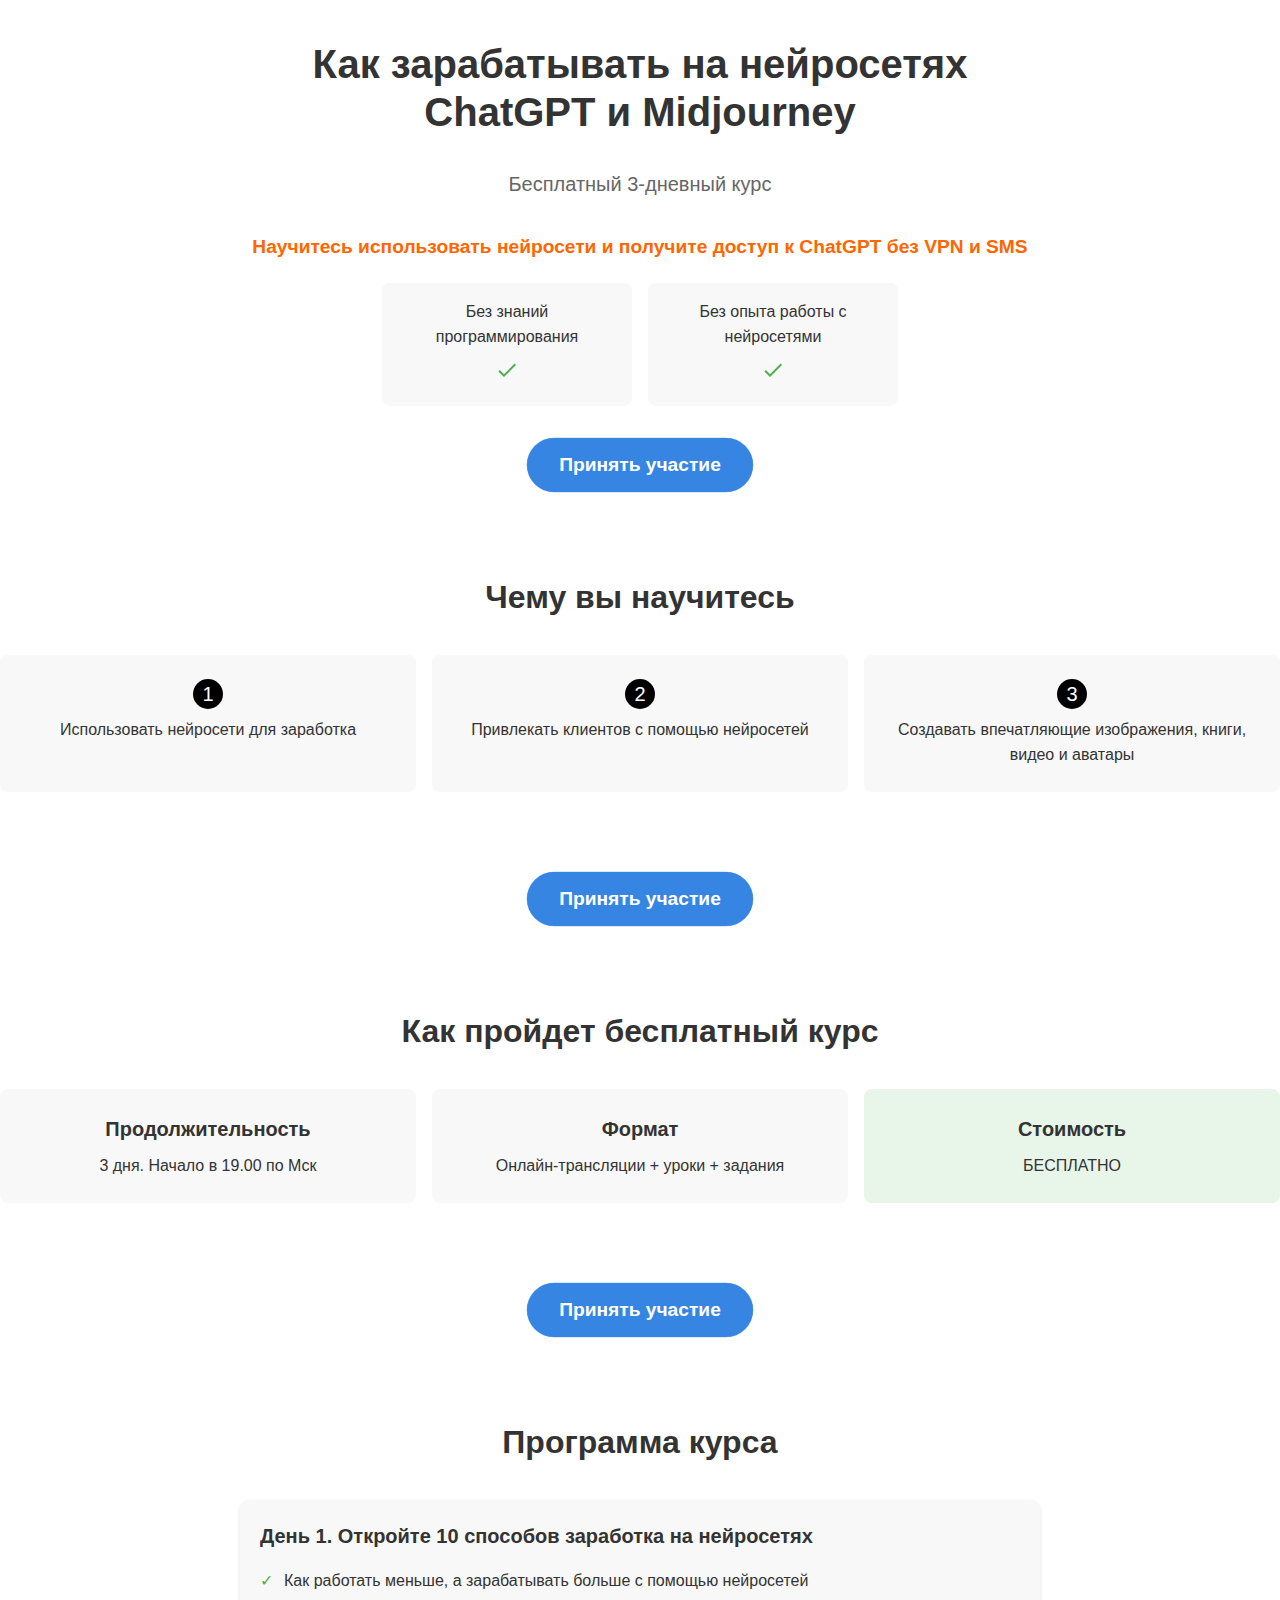
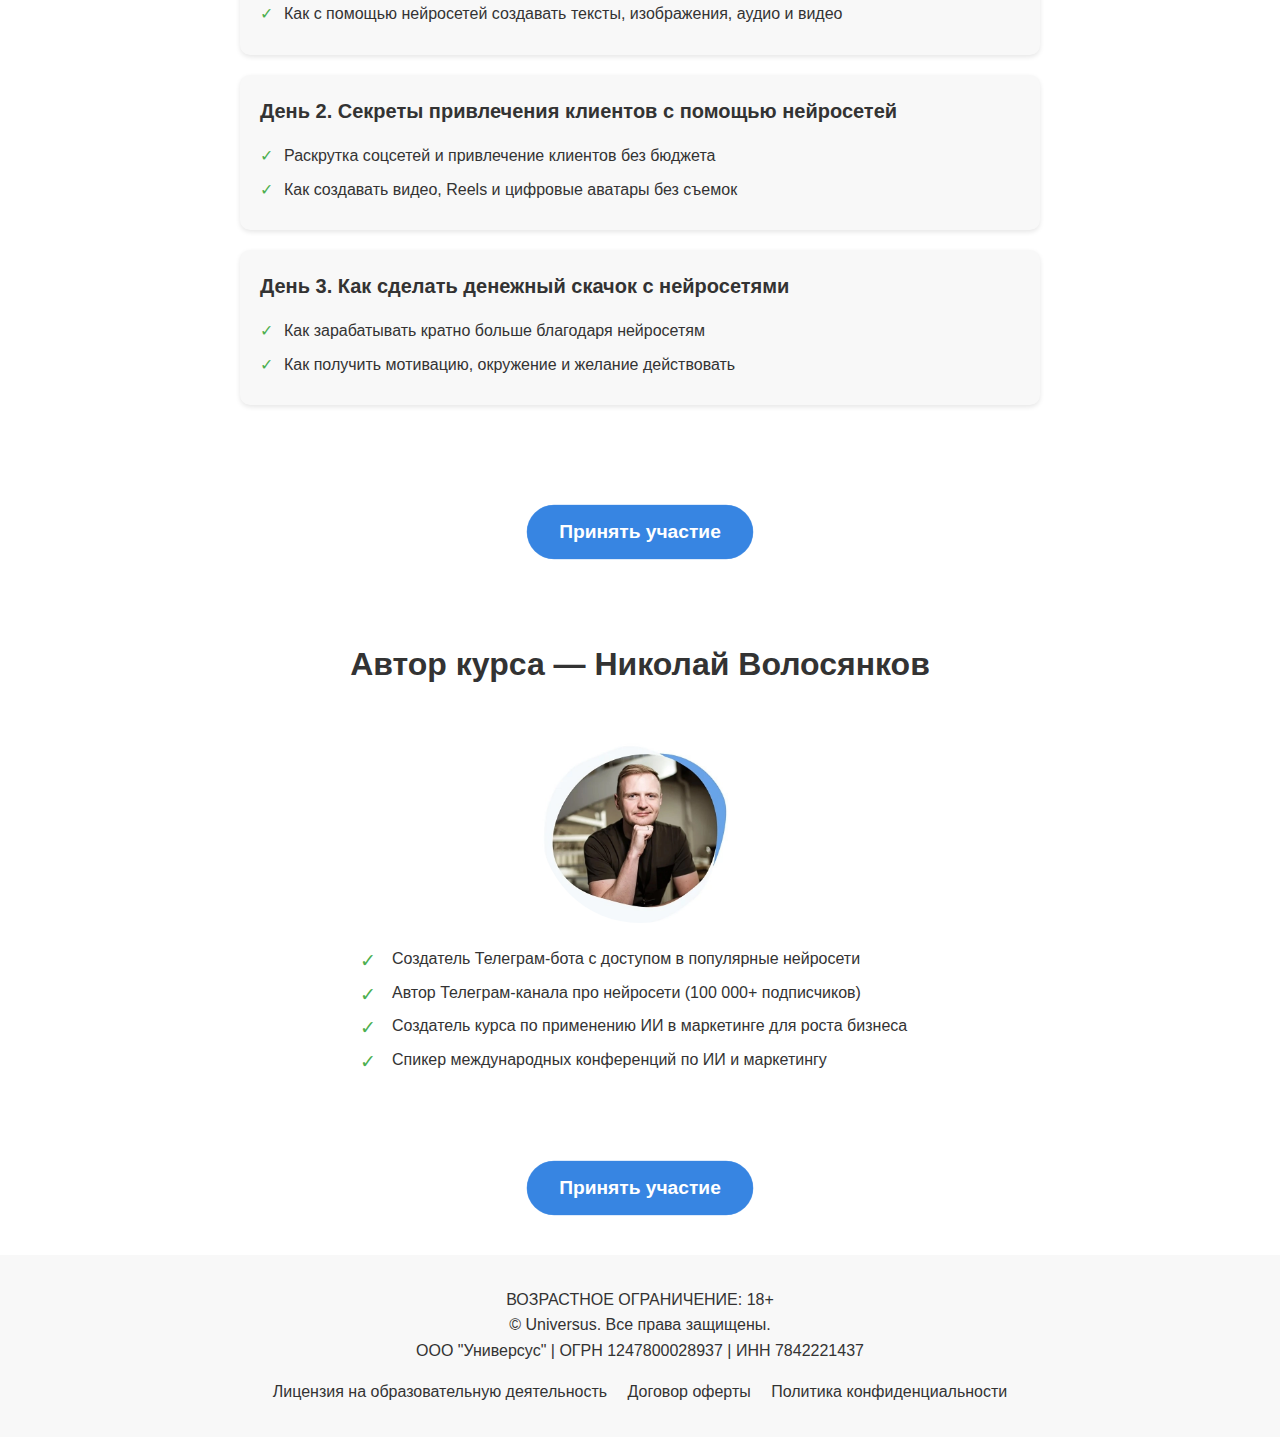
<file: index.html>
<!DOCTYPE html>
<html lang="ru">
<head>
    <meta charset="UTF-8">
    <meta name="viewport" content="width=device-width, initial-scale=1.0">
    <title>Перенаправление на Neuromarafon</title>
    <meta http-equiv="refresh" content="0; url=neuromarafon/">
</head>
<body>
    <p>Если вы не были автоматически перенаправлены, пожалуйста, перейдите <a href="neuromarafon/">по этой ссылке</a>.</p>
</body>
</html>
</file>
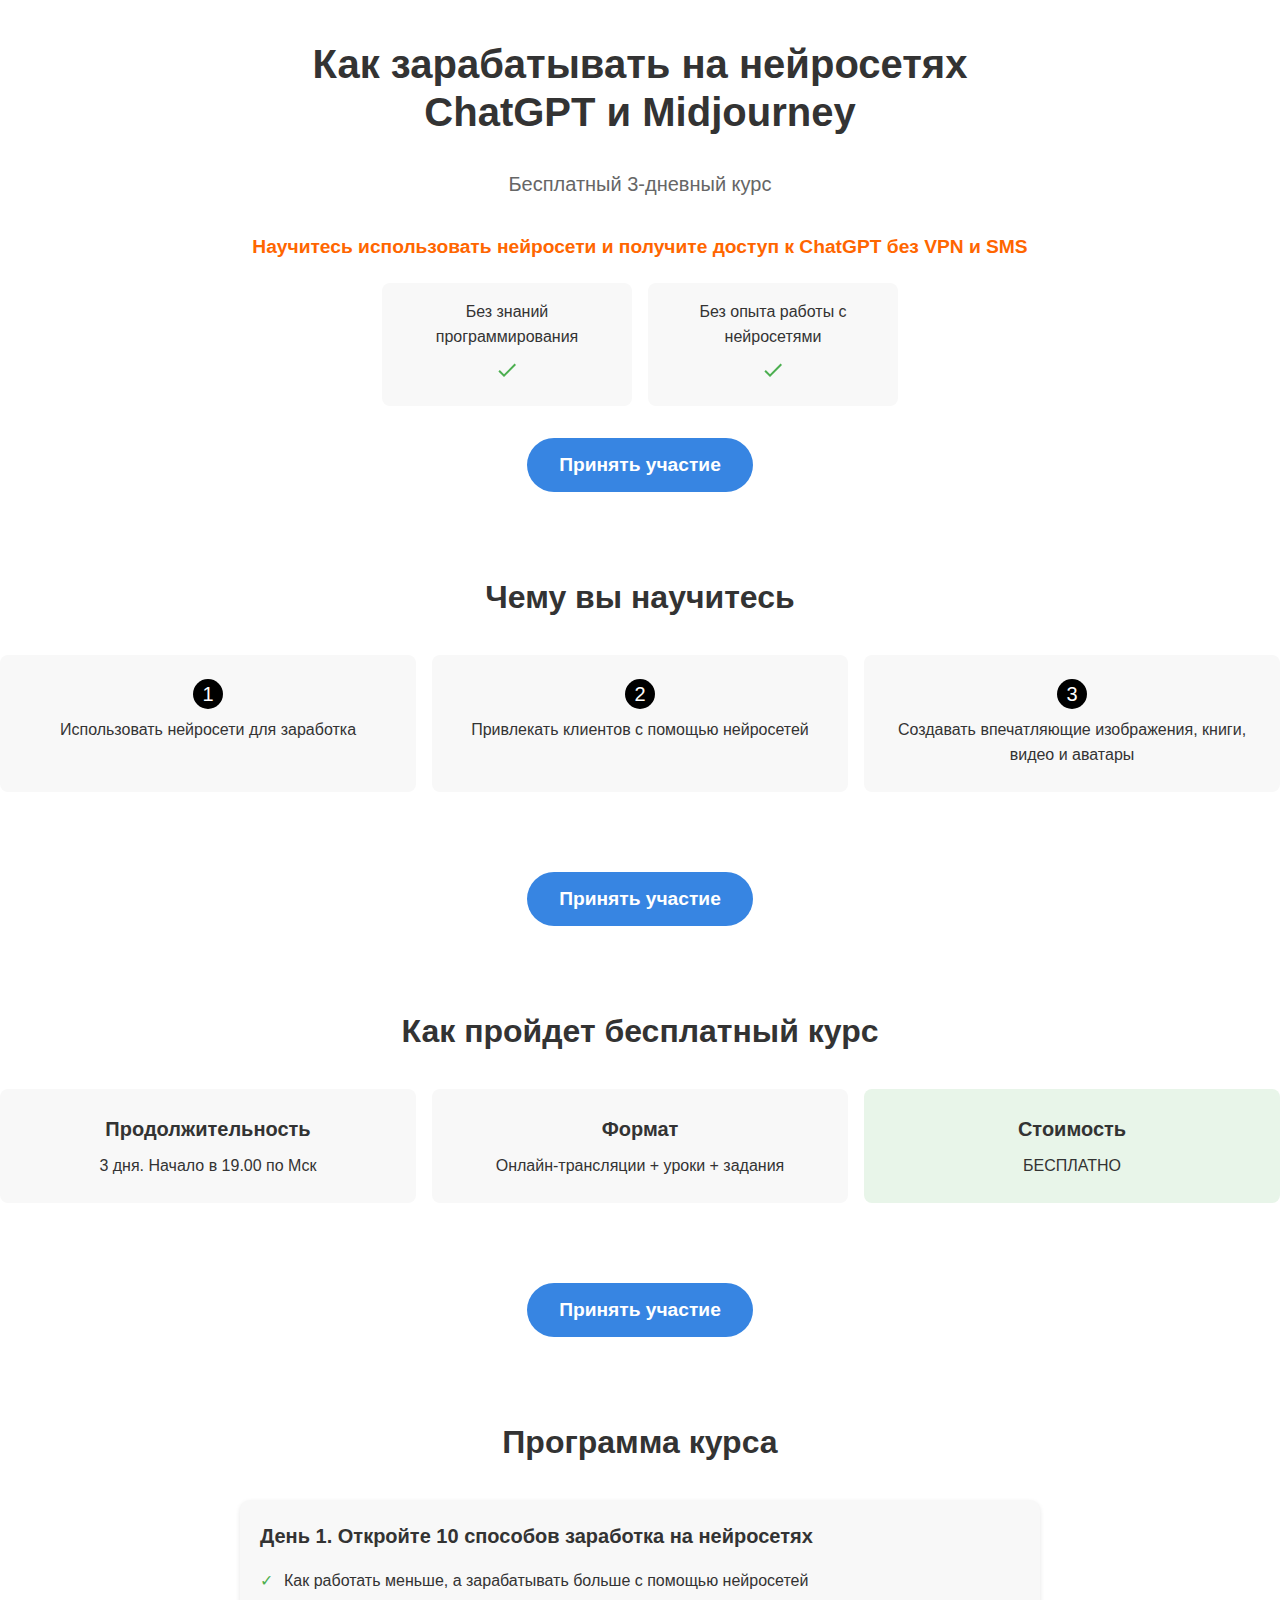
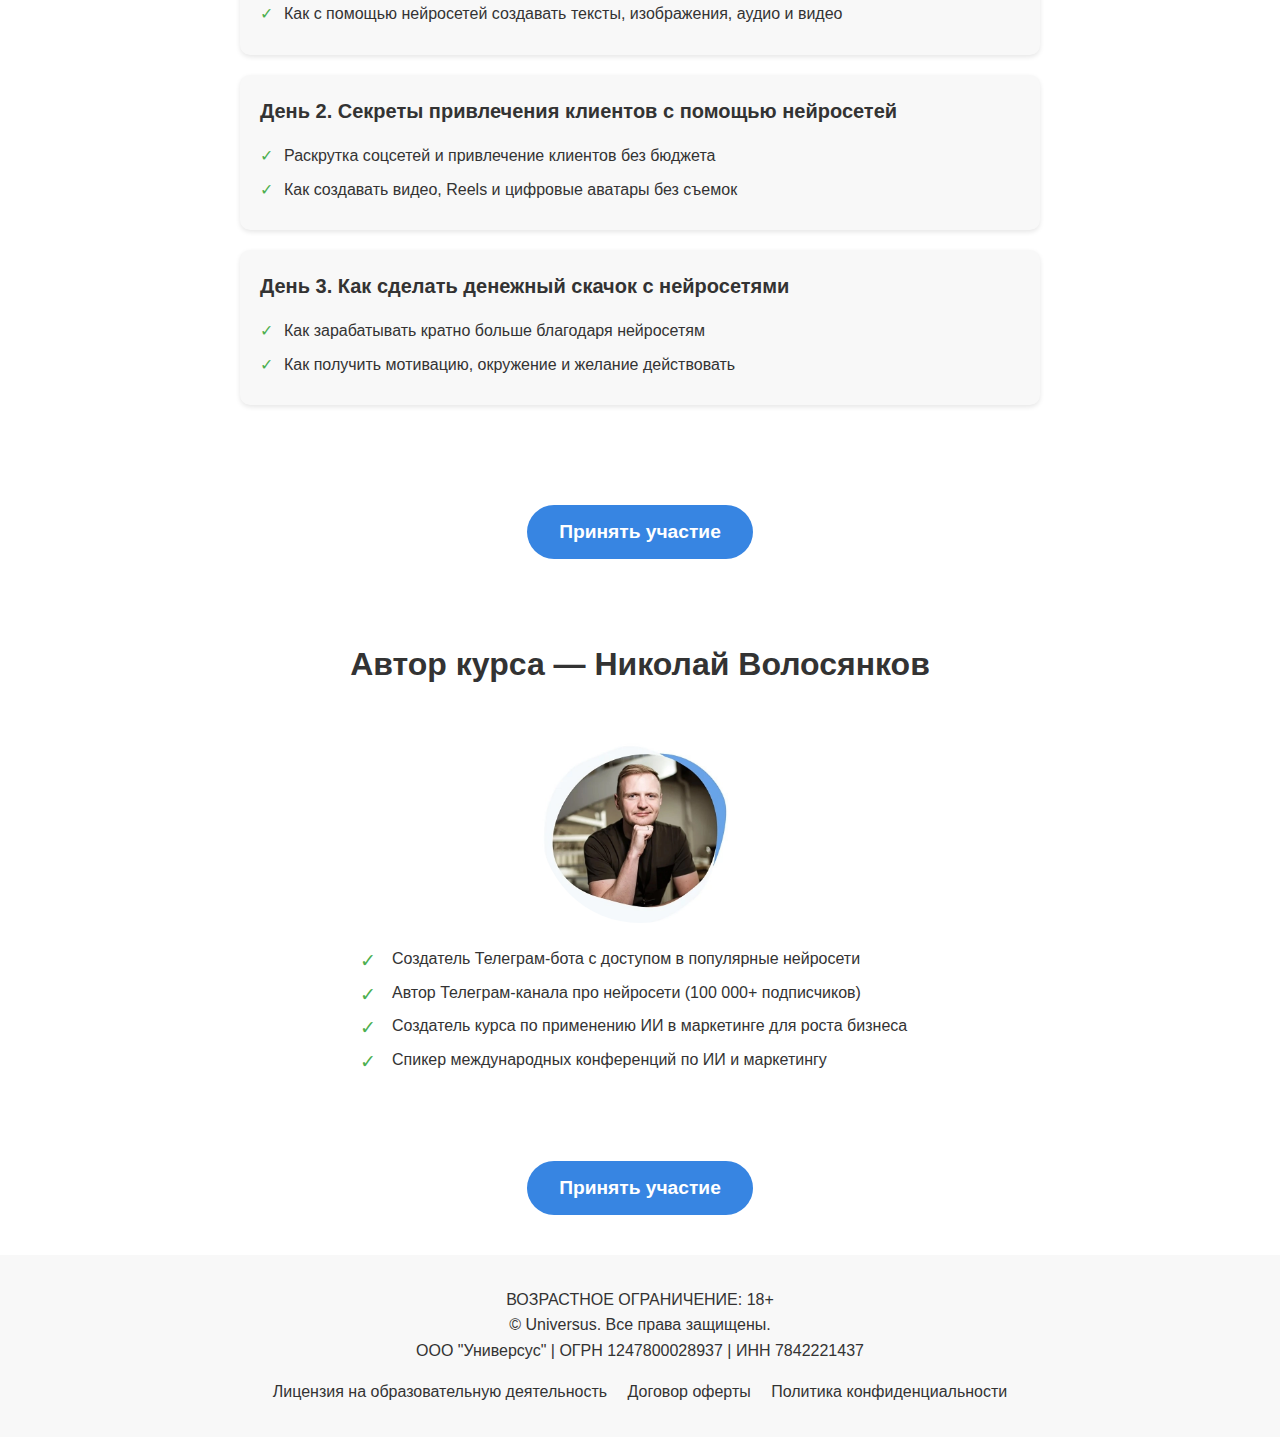
<file: neuromarafon/index.html>
<!DOCTYPE html>
<html lang="ru">
<head>
    <meta charset="UTF-8">
    <meta name="viewport" content="width=device-width, initial-scale=1.0">
    <title>Как зарабатывать на нейросетях ChatGPT и Midjourney</title>
    <link rel="stylesheet" href="css/styles.css">
    <link rel="apple-touch-icon" sizes="180x180" href="../favicon/apple-touch-icon.png">
    <link rel="icon" type="image/png" sizes="32x32" href="../favicon/favicon-32x32.png">
    <link rel="icon" type="image/png" sizes="16x16" href="../favicon/favicon-16x16.png">
    <link rel="manifest" href="../favicon/site.webmanifest">
    <link rel="mask-icon" href="../favicon/safari-pinned-tab.svg" color="#5bbad5">
</head>
<body>
    <header>
        <!-- Yandex.Metrika counter -->
        <script type="text/javascript" >
            (function(m,e,t,r,i,k,a){m[i]=m[i]||function(){(m[i].a=m[i].a||[]).push(arguments)};
            m[i].l=1*new Date();
            for (var j = 0; j < document.scripts.length; j++) {if (document.scripts[j].src === r) { return; }}
            k=e.createElement(t),a=e.getElementsByTagName(t)[0],k.async=1,k.src=r,a.parentNode.insertBefore(k,a)})
            (window, document, "script", "https://mc.yandex.ru/metrika/tag.js", "ym");
        
            ym(39316070, "init", {
                clickmap:true,
                trackLinks:true,
                accurateTrackBounce:true,
                webvisor:true
            });
        </script>
        <noscript><div><img src="https://mc.yandex.ru/watch/39316070" style="position:absolute; left:-9999px;" alt="" /></div></noscript>
        <!-- /Yandex.Metrika counter -->
    </header>

    <main>
        <section class="hero">
            <h2>Как зарабатывать на&nbsp;нейросетях<br>ChatGPT и&nbsp;Midjourney</h2>
            <p class="subtitle">Бесплатный 3-дневный курс</p>
            <p class="value-proposition">Научитесь использовать нейросети и получите доступ к ChatGPT без VPN и SMS</p>
            <div class="features">
                <div class="feature-card">
                    <p>Без знаний программирования</p>
                    <svg viewBox="0 0 24 24" class="check-icon"><path d="M9 16.17L4.83 12l-1.42 1.41L9 19 21 7l-1.41-1.41L9 16.17z"></path></svg>
                </div>
                <div class="feature-card">
                    <p>Без опыта работы с нейросетями</p>
                    <svg viewBox="0 0 24 24" class="check-icon"><path d="M9 16.17L4.83 12l-1.42 1.41L9 19 21 7l-1.41-1.41L9 16.17z"></path></svg>
                </div>
            </div>
            <button class="cta-button">Принять участие</button>
        </section>

        <section id="benefits">
            <h3>Чему вы научитесь</h3>
            <div class="benefit-cards">
                <div class="benefit-card">
                    <div class="benefit-number">1</div>
                    <p>Использовать нейросети для заработка</p>
                </div>
                <div class="benefit-card">
                    <div class="benefit-number">2</div>
                    <p>Привлекать клиентов с помощью нейросетей</p>
                </div>
                <div class="benefit-card">
                    <div class="benefit-number">3</div>
                    <p>Создавать впечатляющие изображения, книги, видео и аватары</p>
                </div>
            </div>
        </section>

        <section class="cta-section">
            <button class="cta-button">Принять участие</button>
        </section>

        <section id="about">
            <h3>Как пройдет бесплатный курс</h3>
            <div class="info-cards">
                <div class="info-card">
                    <h4>Продолжительность</h4>
                    <p>3 дня. Начало в 19.00 по Мск</p>
                </div>
                <div class="info-card">
                    <h4>Формат</h4>
                    <p>Онлайн-трансляции + уроки + задания</p>
                </div>
                <div class="info-card highlight">
                    <h4>Стоимость</h4>
                    <p>БЕСПЛАТНО</p>
                </div>
            </div>
        </section>

        <section class="cta-section">
            <button class="cta-button">Принять участие</button>
        </section>

        <section id="program">
            <h3>Программа курса</h3>
            <div class="program-days">
                <div class="program-day">
                    <h4>День 1. Откройте 10 способов заработка на нейросетях</h4>
                    <ul>
                        <li>Как работать меньше, а зарабатывать больше с помощью нейросетей</li>
                        <li>Как с помощью нейросетей создавать тексты, изображения, аудио и видео</li>
                    </ul>
                </div>
                <div class="program-day">
                    <h4>День 2. Секреты привлечения клиентов с помощью нейросетей</h4>
                    <ul>
                        <li>Раскрутка соцсетей и привлечение клиентов без бюджета</li>
                        <li>Как создавать видео, Reels и цифровые аватары без съемок</li>
                    </ul>
                </div>
                <div class="program-day">
                    <h4>День 3. Как сделать денежный скачок с нейросетями</h4>
                    <ul>
                        <li>Как зарабатывать кратно больше благодаря нейросетям</li>
                        <li>Как получить мотивацию, окружение и желание действовать</li>
                    </ul>
                </div>
            </div>
        </section>

        <section class="cta-section">
            <button class="cta-button">Принять участие</button>
        </section>

        <section id="author">
            <h3>Автор курса — Николай&nbsp;Волосянков</h3>
            <img src="images/nikolay-volosyankov.webp" alt="Николай Волосянков" class="author-image" loading="lazy">
            <ul class="author-achievements">
                <li>Создатель Телеграм-бота с доступом в популярные нейросети</li>
                <li>Автор Телеграм-канала про нейросети (100 000+ подписчиков)</li>
                <li>Создатель курса по применению ИИ в маркетинге для роста бизнеса</li>
                <li>Спикер международных конференций по ИИ и маркетингу</li>
            </ul>
        </section>

        <section class="cta-section">
            <button class="cta-button">Принять участие</button>
            
        </section>
        
    </main>

    <footer>
        <div class="container">
            <p>ВОЗРАСТНОЕ ОГРАНИЧЕНИЕ: 18+</p>
            <p>&copy; Universus. Все права защищены.</p>
            <p>ООО "Универсус" | ОГРН 1247800028937 | ИНН 7842221437</p>
            <div class="footer-links">
                <a href="https://universuspro.ru/accreditation" target="_blank" rel="noreferrer noopener">Лицензия на образовательную деятельность</a>
                <a href="https://universuspro.ru/offer" target="_blank" rel="noreferrer noopener">Договор оферты</a>
                <a href="https://universuspro.ru/privacy" target="_blank" rel="noreferrer noopener">Политика конфиденциальности</a>
            </div>
        </div>
    </footer>

    <div id="modal" class="modal">
        <div class="modal-content">
            <span class="close-button">&times;</span>
            <div id="form-container">
                <script id="9319bc7bf5ecdd3b20c58eb721ca619d44106f9a" src="https://universuspro.ru/pl/lite/widget/script?id=1004402"></script>
            </div>
        </div>
    </div>

    <script src="js/script.js" defer></script>
</body>
</html>
</file>
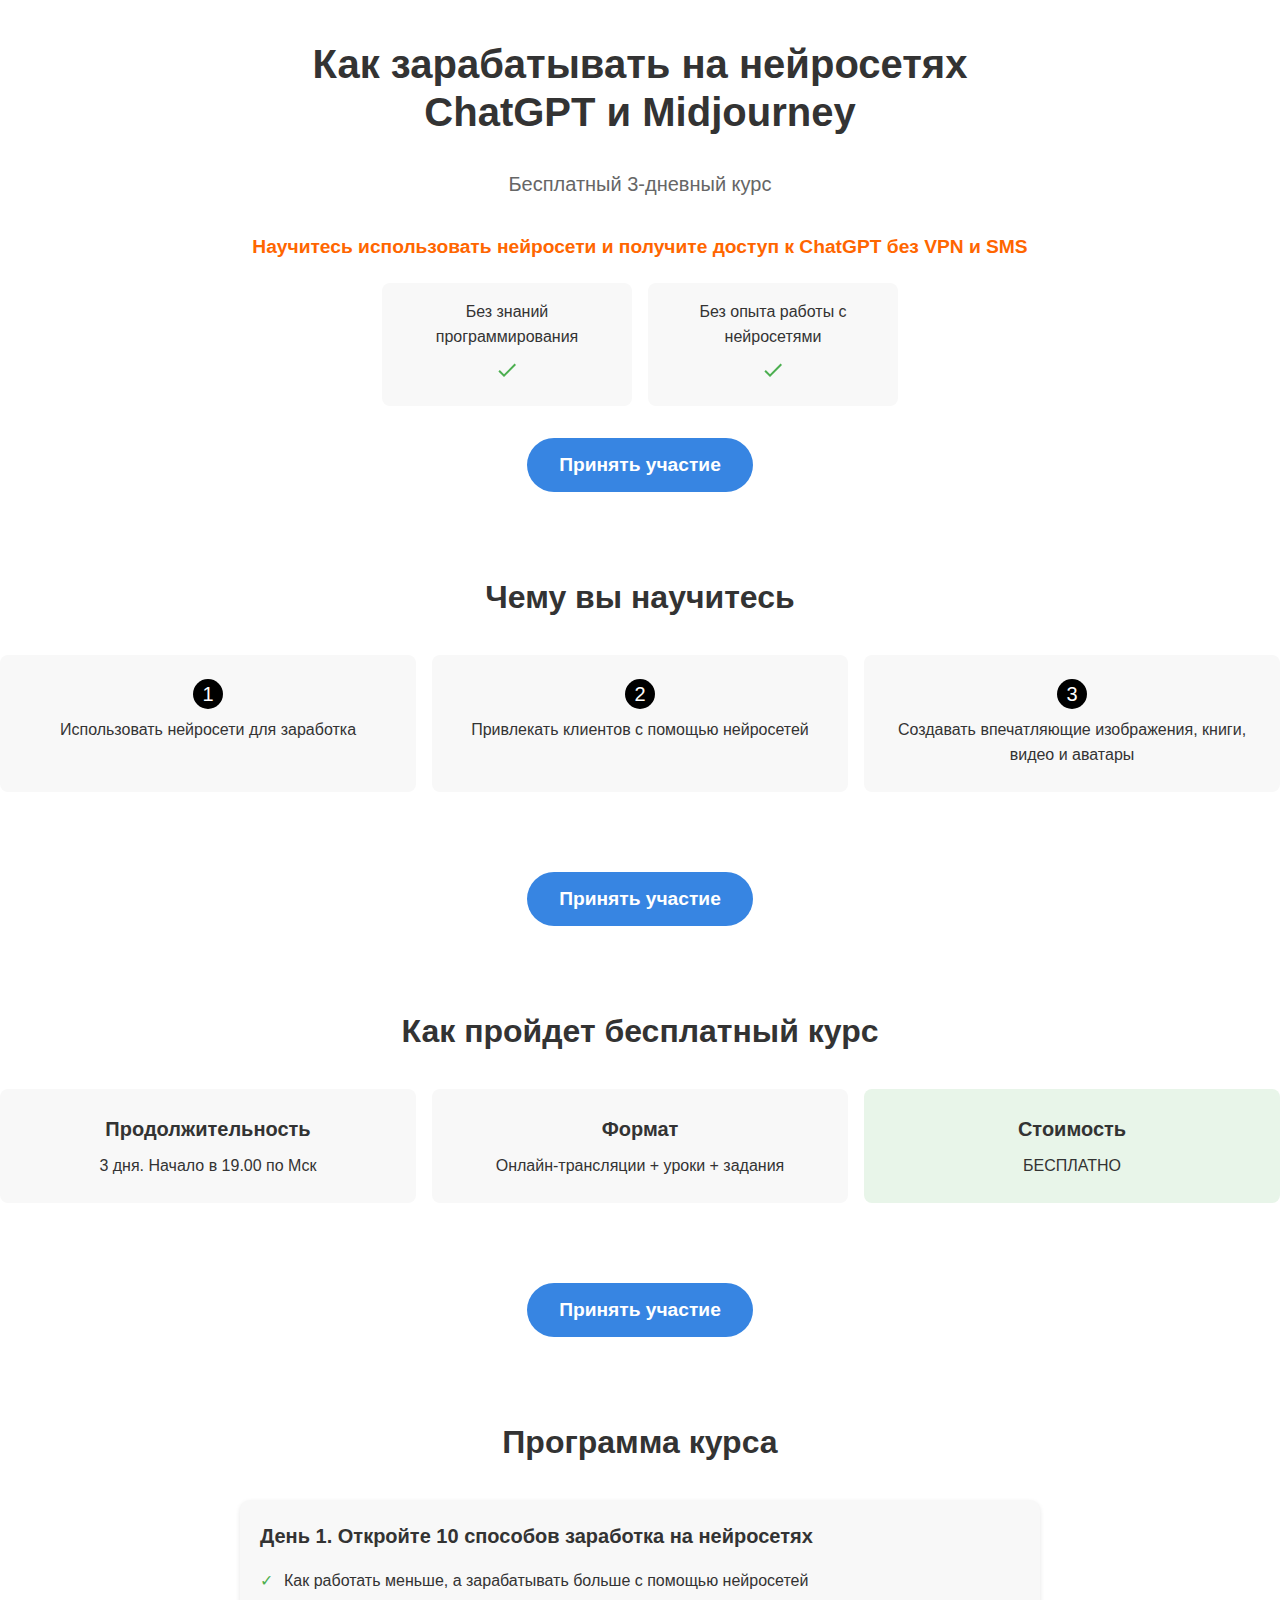
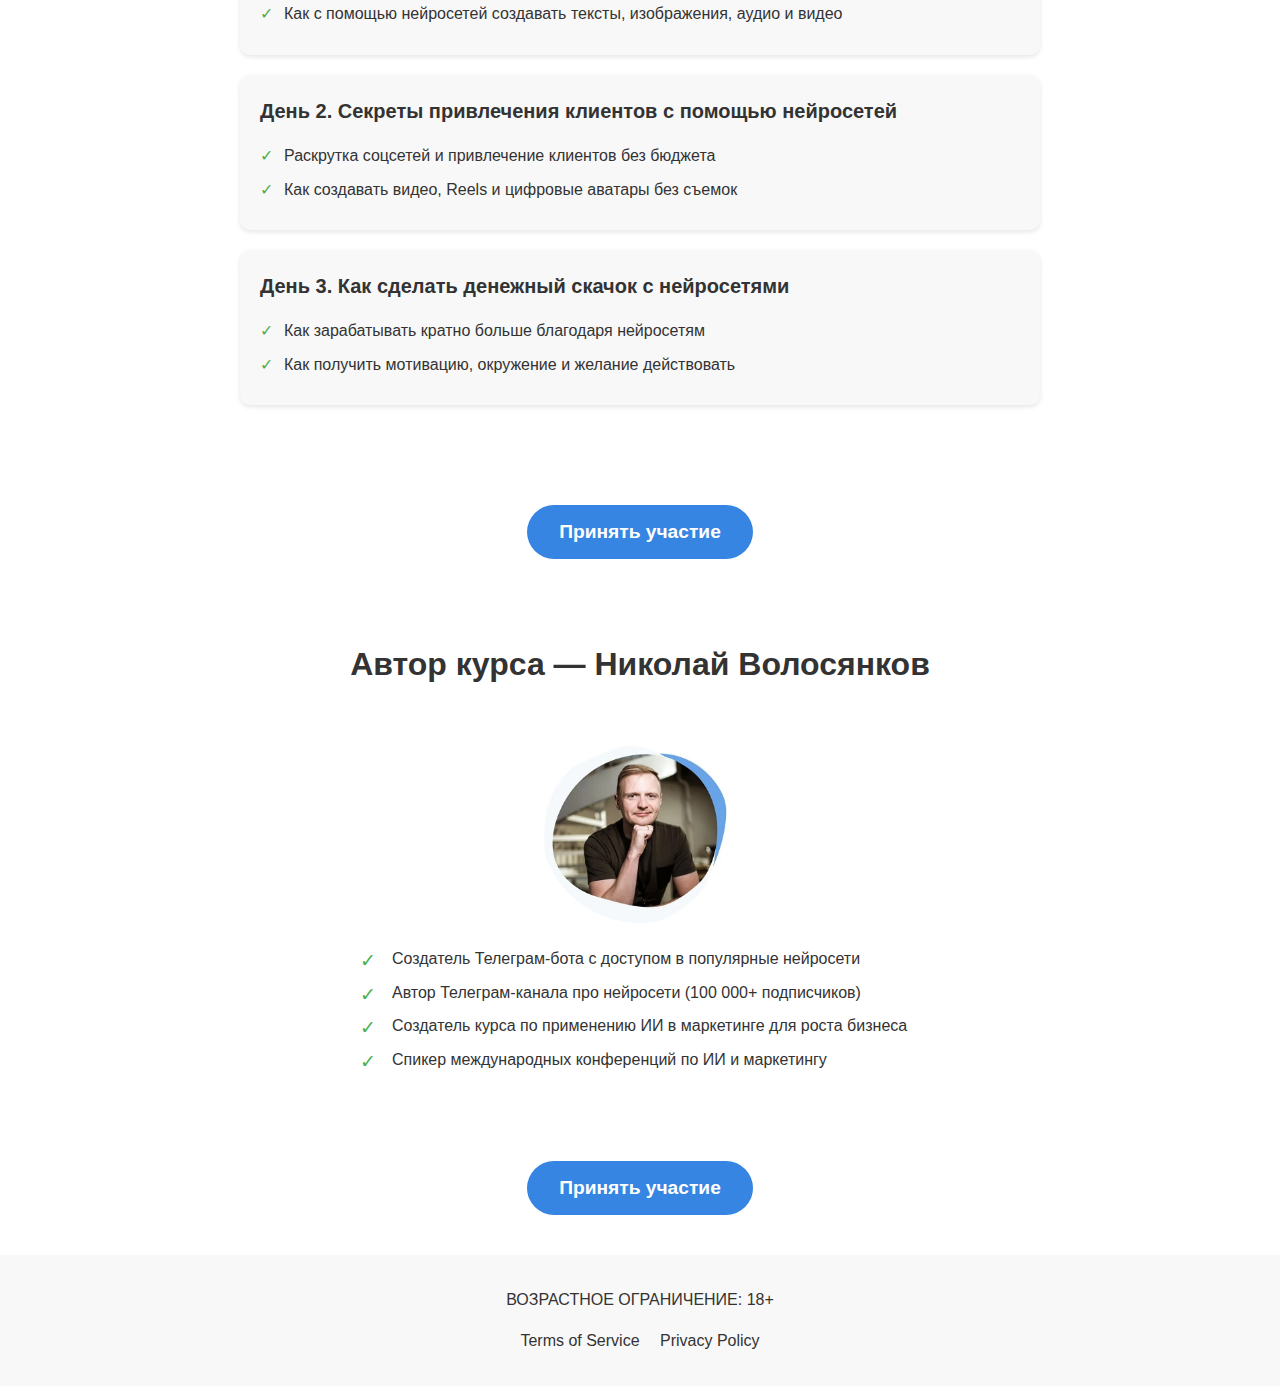
<file: neuromarafon3/index.html>
<!DOCTYPE html>
<html lang="ru">
<head>
    <meta charset="UTF-8">
    <meta name="viewport" content="width=device-width, initial-scale=1.0">
    <title>Как зарабатывать на нейросетях ChatGPT и Midjourney</title>
    <link rel="stylesheet" href="css/styles.css">
    <link rel="apple-touch-icon" sizes="180x180" href="../favicon/apple-touch-icon.png">
    <link rel="icon" type="image/png" sizes="32x32" href="../favicon/favicon-32x32.png">
    <link rel="icon" type="image/png" sizes="16x16" href="../favicon/favicon-16x16.png">
    <link rel="manifest" href="../favicon/site.webmanifest">
    <link rel="mask-icon" href="../favicon/safari-pinned-tab.svg" color="#5bbad5">

    <!-- Google Tag Manager -->
    <script>(function(w,d,s,l,i){w[l]=w[l]||[];w[l].push({'gtm.start':
        new Date().getTime(),event:'gtm.js'});var f=d.getElementsByTagName(s)[0],
        j=d.createElement(s),dl=l!='dataLayer'?'&l='+l:'';j.async=true;j.src=
        'https://www.googletagmanager.com/gtm.js?id='+i+dl;f.parentNode.insertBefore(j,f);
        })(window,document,'script','dataLayer','GTM-KBM8R9');
    </script>
    <!-- End Google Tag Manager -->
</head>
<body>
    <header>
        <!-- Google Tag Manager (noscript) -->
        <noscript><iframe src="https://www.googletagmanager.com/ns.html?id=GTM-KBM8R9" height="0" width="0" style="display:none;visibility:hidden"></iframe></noscript>
        <!-- End Google Tag Manager (noscript) -->

        <!-- Yandex.Metrika counter -->
        <script type="text/javascript" >
            (function(m,e,t,r,i,k,a){m[i]=m[i]||function(){(m[i].a=m[i].a||[]).push(arguments)};
            m[i].l=1*new Date();
            for (var j = 0; j < document.scripts.length; j++) {if (document.scripts[j].src === r) { return; }}
            k=e.createElement(t),a=e.getElementsByTagName(t)[0],k.async=1,k.src=r,a.parentNode.insertBefore(k,a)})
            (window, document, "script", "https://mc.yandex.ru/metrika/tag.js", "ym");
        
            ym(39316070, "init", {
                clickmap:true,
                trackLinks:true,
                accurateTrackBounce:true,
                webvisor:true
            });
        </script>
        <noscript><div><img src="https://mc.yandex.ru/watch/39316070" style="position:absolute; left:-9999px;" alt="" /></div></noscript>
        <!-- /Yandex.Metrika counter -->
    </header>

    <main>
        <section class="hero">
            <h2>Как зарабатывать на&nbsp;нейросетях<br>ChatGPT и&nbsp;Midjourney</h2>
            <p class="subtitle">Бесплатный 3-дневный курс</p>
            <p class="value-proposition">Научитесь использовать нейросети и получите доступ к ChatGPT без VPN и SMS</p>
            <div class="features">
                <div class="feature-card">
                    <p>Без знаний программирования</p>
                    <svg viewBox="0 0 24 24" class="check-icon"><path d="M9 16.17L4.83 12l-1.42 1.41L9 19 21 7l-1.41-1.41L9 16.17z"></path></svg>
                </div>
                <div class="feature-card">
                    <p>Без опыта работы с нейросетями</p>
                    <svg viewBox="0 0 24 24" class="check-icon"><path d="M9 16.17L4.83 12l-1.42 1.41L9 19 21 7l-1.41-1.41L9 16.17z"></path></svg>
                </div>
            </div>
            <button class="cta-button">Принять участие</button>
        </section>

        <section id="benefits">
            <h3>Чему вы научитесь</h3>
            <div class="benefit-cards">
                <div class="benefit-card">
                    <div class="benefit-number">1</div>
                    <p>Использовать нейросети для заработка</p>
                </div>
                <div class="benefit-card">
                    <div class="benefit-number">2</div>
                    <p>Привлекать клиентов с помощью нейросетей</p>
                </div>
                <div class="benefit-card">
                    <div class="benefit-number">3</div>
                    <p>Создавать впечатляющие изображения, книги, видео и аватары</p>
                </div>
            </div>
        </section>

        <section class="cta-section">
            <button class="cta-button">Принять участие</button>
        </section>

        <section id="about">
            <h3>Как пройдет бесплатный курс</h3>
            <div class="info-cards">
                <div class="info-card">
                    <h4>Продолжительность</h4>
                    <p>3 дня. Начало в 19.00 по Мск</p>
                </div>
                <div class="info-card">
                    <h4>Формат</h4>
                    <p>Онлайн-трансляции + уроки + задания</p>
                </div>
                <div class="info-card highlight">
                    <h4>Стоимость</h4>
                    <p>БЕСПЛАТНО</p>
                </div>
            </div>
        </section>

        <section class="cta-section">
            <button class="cta-button">Принять участие</button>
        </section>

        <section id="program">
            <h3>Программа курса</h3>
            <div class="program-days">
                <div class="program-day">
                    <h4>День 1. Откройте 10 способов заработка на нейросетях</h4>
                    <ul>
                        <li>Как работать меньше, а зарабатывать больше с помощью нейросетей</li>
                        <li>Как с помощью нейросетей создавать тексты, изображения, аудио и видео</li>
                    </ul>
                </div>
                <div class="program-day">
                    <h4>День 2. Секреты привлечения клиентов с помощью нейросетей</h4>
                    <ul>
                        <li>Раскрутка соцсетей и привлечение клиентов без бюджета</li>
                        <li>Как создавать видео, Reels и цифровые аватары без съемок</li>
                    </ul>
                </div>
                <div class="program-day">
                    <h4>День 3. Как сделать денежный скачок с нейросетями</h4>
                    <ul>
                        <li>Как зарабатывать кратно больше благодаря нейросетям</li>
                        <li>Как получить мотивацию, окружение и желание действовать</li>
                    </ul>
                </div>
            </div>
        </section>

        <section class="cta-section">
            <button class="cta-button">Принять участие</button>
        </section>

        <section id="author">
            <h3>Автор курса — Николай&nbsp;Волосянков</h3>
            <img src="images/nikolay-volosyankov.webp" alt="Николай Волосянков" class="author-image" loading="lazy">
            <ul class="author-achievements">
                <li>Создатель Телеграм-бота с доступом в популярные нейросети</li>
                <li>Автор Телеграм-канала про нейросети (100 000+ подписчиков)</li>
                <li>Создатель курса по применению ИИ в маркетинге для роста бизнеса</li>
                <li>Спикер международных конференций по ИИ и маркетингу</li>
            </ul>
        </section>

        <section class="cta-section">
            <button class="cta-button">Принять участие</button>
            
        </section>
        
    </main>

    <footer>
        <div class="container">
            <p>ВОЗРАСТНОЕ ОГРАНИЧЕНИЕ: 18+</p>
            <div class="footer-links">
                <a href="https://uniait.com/terms-of-service" target="_blank" rel="noreferrer noopener">Terms of Service</a>
                <a href="https://uniait.com/privacy-policy" target="_blank" rel="noreferrer noopener">Privacy Policy</a>
            </div>
        </div>
    </footer>

    <div id="modal" class="modal">
        <div class="modal-content">
            <span class="close-button">&times;</span>
            <div id="form-container">
                <script id="9319bc7bf5ecdd3b20c58eb721ca619d44106f9a" src="https://universuspro.ru/pl/lite/widget/script?id=1004402"></script>
            </div>
        </div>
    </div>

    <script src="js/script.js" defer></script>
</body>
</html>
</file>
<file: neuromarafon/css/styles.css>
* {
    margin: 0;
    padding: 0;
    box-sizing: border-box;
}

html, body {
    height: 100%;
}

body {
    font-family: -apple-system, BlinkMacSystemFont, 'Segoe UI', Roboto, Helvetica, Arial, sans-serif;
    line-height: 1.6;
    color: #333;
    display: flex;
    flex-direction: column;
    min-height: 100vh;
}

.container {
    width: 90%;
    max-width: 1200px;
    margin: 0 auto;
}

header {
    background-color: #fff;
    box-shadow: 0 2px 4px rgba(0,0,0,0.1);
    width: 100%;
    z-index: 1000;
}

header .container {
    display: flex;
    justify-content: center;
    align-items: center;
    padding: 1rem 0;
}

h1 {
    font-size: 1.5rem;
    font-weight: bold;
}

main {
    padding-top: 0;
    flex: 1;
}

section {
    padding: 2.5rem 0;
}

h2, h3 {
    text-align: center;
    margin-bottom: 2rem;
    padding: 0 15px;
}

h2 {
    font-size: 2.5rem;
    line-height: 1.2;
}

h3 {
    font-size: 2rem;
}

.subtitle {
    text-align: center;
    font-size: 1.25rem;
    color: #666;
    margin-bottom: 2rem;
}

.features {
    display: flex;
    justify-content: center;
    gap: 1rem;
    margin-bottom: 2rem;
}

.feature-card {
    background-color: #f8f8f8;
    border-radius: 8px;
    padding: 1rem;
    text-align: center;
    flex: 1;
    max-width: 250px;
}

.check-icon {
    width: 24px;
    height: 24px;
    fill: #4CAF50;
    margin-top: 0.5rem;
}

.cta-button {
    display: block;
    width: fit-content;
    margin: 0 auto;
    padding: 1rem 2rem;
    font-size: 1.2rem;
    font-weight: bold;
    color: #fff;
    background-color: rgb(55, 133, 226);
    border: none;
    border-radius: 9999px;
    cursor: pointer;
    transition: background-color 0.3s, transform 0.3s;
    animation: pulse 2s infinite;
}

.cta-button:hover {
    background-color: rgb(45, 123, 216);
    transform: scale(1.05);
}

.info-cards, .benefit-cards {
    display: grid;
    grid-template-columns: repeat(auto-fit, minmax(250px, 1fr));
    gap: 1rem;
}

.info-card, .benefit-card {
    background-color: #f8f8f8;
    border-radius: 8px;
    padding: 1.5rem;
    text-align: center;
}

.info-card.highlight {
    background-color: #e8f5e9;
}

.info-card h4, .benefit-card .benefit-number {
    font-size: 1.25rem;
    margin-bottom: 0.5rem;
}

.benefit-card .benefit-number {
    display: inline-block;
    width: 30px;
    height: 30px;
    line-height: 30px;
    text-align: center;
    background-color: #000;
    color: #fff;
    border-radius: 50%;
    margin-bottom: 0.5rem;
}

.program-day {
    background-color: #f8f8f8;
    border-radius: 10px;
    padding: 20px;
    margin-bottom: 20px;
    box-shadow: 0 2px 5px rgba(0, 0, 0, 0.1);
    max-width: 800px;
    margin-left: auto;
    margin-right: auto;
}

.program-day h4 {
    font-size: 1.25rem;
    margin-bottom: 1rem;
}

.program-day ul {
    list-style-type: none;
}

.program-day li {
    margin-bottom: 0.5rem;
    padding-left: 1.5rem;
    position: relative;
}

.program-day li::before {
    content: '✓';
    position: absolute;
    left: 0;
    color: #4CAF50;
}

#author {
    text-align: center;
}

.author-image {
    width: 200px;
    height: 200px;
    border-radius: 50%;
    object-fit: cover;
    margin-bottom: 1rem;
}

.author-achievements {
    list-style-type: none;
    text-align: left;
    max-width: 600px;
    margin: 0 auto;
    padding: 0 20px;
}

.author-achievements li {
    margin-bottom: 0.5rem;
    padding-left: 2rem;
    position: relative;
}

.author-achievements li::before {
    content: '✓';
    position: absolute;
    left: 0;
    color: #4CAF50;
    font-size: 1.2em;
}

footer {
    background-color: #f8f8f8;
    padding: 2rem 0;
    text-align: center;
    margin-top: auto;
}

.footer-links {
    margin-top: 1rem;
}

.footer-links a {
    color: #333;
    text-decoration: none;
    margin: 0 0.5rem;
}

.footer-links a:hover {
    text-decoration: underline;
}

.modal {
    display: none;
    position: fixed;
    z-index: 1001;
    left: 0;
    top: 0;
    width: 100%;
    height: 100%;
    background-color: rgba(0,0,0,0.5);
    overflow-y: auto;
}

.modal-content {
    background-color: #fff;
    padding: 2rem;
    border-radius: 8px;
    max-width: 90%;
    width: 1000px;
    position: relative;
    box-sizing: border-box;
    margin: 5vh auto;
    top: 50%;
    transform: translateY(-50%);
    min-height: 300px;
    max-height: 90vh;
    overflow-y: auto;
}

.close-button {
    position: absolute;
    right: 1rem;
    top: 0.5rem;
    font-size: 2rem;
    cursor: pointer;
    color: #333;
    transition: color 0.3s ease;
}

.close-button:hover {
    color: #000;
}

#form-iframe {
    width: 100%;
    min-height: 500px;
    border: none;
    overflow: hidden;
}

@media (max-width: 768px) {
    .modal-content {
        width: 95%;
        padding: 1rem;
        margin: 1rem auto;
    }
}

@media (min-width: 1024px) {
    .program-day {
        width: 80%;
    }
}

.hero-section {
    background-image: url('path/to/your/background-image.jpg');
    background-size: cover;
    background-position: center;
    padding: 100px 0;
    text-align: center;
    color: #fff;
}

.hero-title {
    font-size: 3.5rem;
    margin-bottom: 1rem;
    animation: fadeInUp 1s ease-out;
}

.hero-subtitle {
    font-size: 1.5rem;
    margin-bottom: 2rem;
    animation: fadeInUp 1s ease-out 0.5s;
}


@keyframes pulse {
    0% {
        box-shadow: 0 0 0 0 rgba(55, 133, 226, 0.7);
    }
    70% {
        box-shadow: 0 0 0 10px rgba(55, 133, 226, 0);
    }
    100% {
        box-shadow: 0 0 0 0 rgba(55, 133, 226, 0);
    }
}

@media (max-width: 768px) {
    .hero-title {
        font-size: 2.5rem;
    }

    .hero-subtitle {
        font-size: 1.2rem;
    }

    .key-benefits {
        flex-direction: column;
        align-items: center;
    }
}

.value-proposition {
    font-size: 1.2em;
    font-weight: bold;
    color: #ff6600;
    margin: 20px 0;
    text-align: center;
    max-width: 80%;
    margin-left: auto;
    margin-right: auto;
}
</file>
<file: neuromarafon3/css/styles.css>
* {
    margin: 0;
    padding: 0;
    box-sizing: border-box;
}

html, body {
    height: 100%;
}

body {
    font-family: -apple-system, BlinkMacSystemFont, 'Segoe UI', Roboto, Helvetica, Arial, sans-serif;
    line-height: 1.6;
    color: #333;
    display: flex;
    flex-direction: column;
    min-height: 100vh;
}

.container {
    width: 90%;
    max-width: 1200px;
    margin: 0 auto;
}

header {
    background-color: #fff;
    box-shadow: 0 2px 4px rgba(0,0,0,0.1);
    width: 100%;
    z-index: 1000;
}

header .container {
    display: flex;
    justify-content: center;
    align-items: center;
    padding: 1rem 0;
}

h1 {
    font-size: 1.5rem;
    font-weight: bold;
}

main {
    padding-top: 0;
    flex: 1;
}

section {
    padding: 2.5rem 0;
}

h2, h3 {
    text-align: center;
    margin-bottom: 2rem;
    padding: 0 15px;
}

h2 {
    font-size: 2.5rem;
    line-height: 1.2;
}

h3 {
    font-size: 2rem;
}

.subtitle {
    text-align: center;
    font-size: 1.25rem;
    color: #666;
    margin-bottom: 2rem;
}

.features {
    display: flex;
    justify-content: center;
    gap: 1rem;
    margin-bottom: 2rem;
}

.feature-card {
    background-color: #f8f8f8;
    border-radius: 8px;
    padding: 1rem;
    text-align: center;
    flex: 1;
    max-width: 250px;
}

.check-icon {
    width: 24px;
    height: 24px;
    fill: #4CAF50;
    margin-top: 0.5rem;
}

.cta-button {
    display: block;
    width: fit-content;
    margin: 0 auto;
    padding: 1rem 2rem;
    font-size: 1.2rem;
    font-weight: bold;
    color: #fff;
    background-color: rgb(55, 133, 226);
    border: none;
    border-radius: 9999px;
    cursor: pointer;
    transition: background-color 0.3s, transform 0.3s;
    animation: pulse 2s infinite;
}

.cta-button:hover {
    background-color: rgb(45, 123, 216);
    transform: scale(1.05);
}

.info-cards, .benefit-cards {
    display: grid;
    grid-template-columns: repeat(auto-fit, minmax(250px, 1fr));
    gap: 1rem;
}

.info-card, .benefit-card {
    background-color: #f8f8f8;
    border-radius: 8px;
    padding: 1.5rem;
    text-align: center;
}

.info-card.highlight {
    background-color: #e8f5e9;
}

.info-card h4, .benefit-card .benefit-number {
    font-size: 1.25rem;
    margin-bottom: 0.5rem;
}

.benefit-card .benefit-number {
    display: inline-block;
    width: 30px;
    height: 30px;
    line-height: 30px;
    text-align: center;
    background-color: #000;
    color: #fff;
    border-radius: 50%;
    margin-bottom: 0.5rem;
}

.program-day {
    background-color: #f8f8f8;
    border-radius: 10px;
    padding: 20px;
    margin-bottom: 20px;
    box-shadow: 0 2px 5px rgba(0, 0, 0, 0.1);
    max-width: 800px;
    margin-left: auto;
    margin-right: auto;
}

.program-day h4 {
    font-size: 1.25rem;
    margin-bottom: 1rem;
}

.program-day ul {
    list-style-type: none;
}

.program-day li {
    margin-bottom: 0.5rem;
    padding-left: 1.5rem;
    position: relative;
}

.program-day li::before {
    content: '✓';
    position: absolute;
    left: 0;
    color: #4CAF50;
}

#author {
    text-align: center;
}

.author-image {
    width: 200px;
    height: 200px;
    border-radius: 50%;
    object-fit: cover;
    margin-bottom: 1rem;
}

.author-achievements {
    list-style-type: none;
    text-align: left;
    max-width: 600px;
    margin: 0 auto;
    padding: 0 20px;
}

.author-achievements li {
    margin-bottom: 0.5rem;
    padding-left: 2rem;
    position: relative;
}

.author-achievements li::before {
    content: '✓';
    position: absolute;
    left: 0;
    color: #4CAF50;
    font-size: 1.2em;
}

footer {
    background-color: #f8f8f8;
    padding: 2rem 0;
    text-align: center;
    margin-top: auto;
}

.footer-links {
    margin-top: 1rem;
}

.footer-links a {
    color: #333;
    text-decoration: none;
    margin: 0 0.5rem;
}

.footer-links a:hover {
    text-decoration: underline;
}

.modal {
    display: none;
    position: fixed;
    z-index: 1001;
    left: 0;
    top: 0;
    width: 100%;
    height: 100%;
    background-color: rgba(0,0,0,0.5);
    overflow-y: auto;
}

.modal-content {
    background-color: #fff;
    padding: 2rem;
    border-radius: 8px;
    max-width: 90%;
    width: 1000px;
    position: relative;
    box-sizing: border-box;
    margin: 5vh auto;
    top: 50%;
    transform: translateY(-50%);
    min-height: 300px;
    max-height: 90vh;
    overflow-y: auto;
}

.close-button {
    position: absolute;
    right: 1rem;
    top: 0.5rem;
    font-size: 2rem;
    cursor: pointer;
    color: #333;
    transition: color 0.3s ease;
}

.close-button:hover {
    color: #000;
}

#form-iframe {
    width: 100%;
    min-height: 500px;
    border: none;
    overflow: hidden;
}

@media (max-width: 768px) {
    .modal-content {
        width: 95%;
        padding: 1rem;
        margin: 1rem auto;
    }
}

@media (min-width: 1024px) {
    .program-day {
        width: 80%;
    }
}

.hero-section {
    background-image: url('path/to/your/background-image.jpg');
    background-size: cover;
    background-position: center;
    padding: 100px 0;
    text-align: center;
    color: #fff;
}

.hero-title {
    font-size: 3.5rem;
    margin-bottom: 1rem;
    animation: fadeInUp 1s ease-out;
}

.hero-subtitle {
    font-size: 1.5rem;
    margin-bottom: 2rem;
    animation: fadeInUp 1s ease-out 0.5s;
}


@keyframes pulse {
    0% {
        box-shadow: 0 0 0 0 rgba(55, 133, 226, 0.7);
    }
    70% {
        box-shadow: 0 0 0 10px rgba(55, 133, 226, 0);
    }
    100% {
        box-shadow: 0 0 0 0 rgba(55, 133, 226, 0);
    }
}

@media (max-width: 768px) {
    .hero-title {
        font-size: 2.5rem;
    }

    .hero-subtitle {
        font-size: 1.2rem;
    }

    .key-benefits {
        flex-direction: column;
        align-items: center;
    }
}

.value-proposition {
    font-size: 1.2em;
    font-weight: bold;
    color: #ff6600;
    margin: 20px 0;
    text-align: center;
    max-width: 80%;
    margin-left: auto;
    margin-right: auto;
}
</file>
